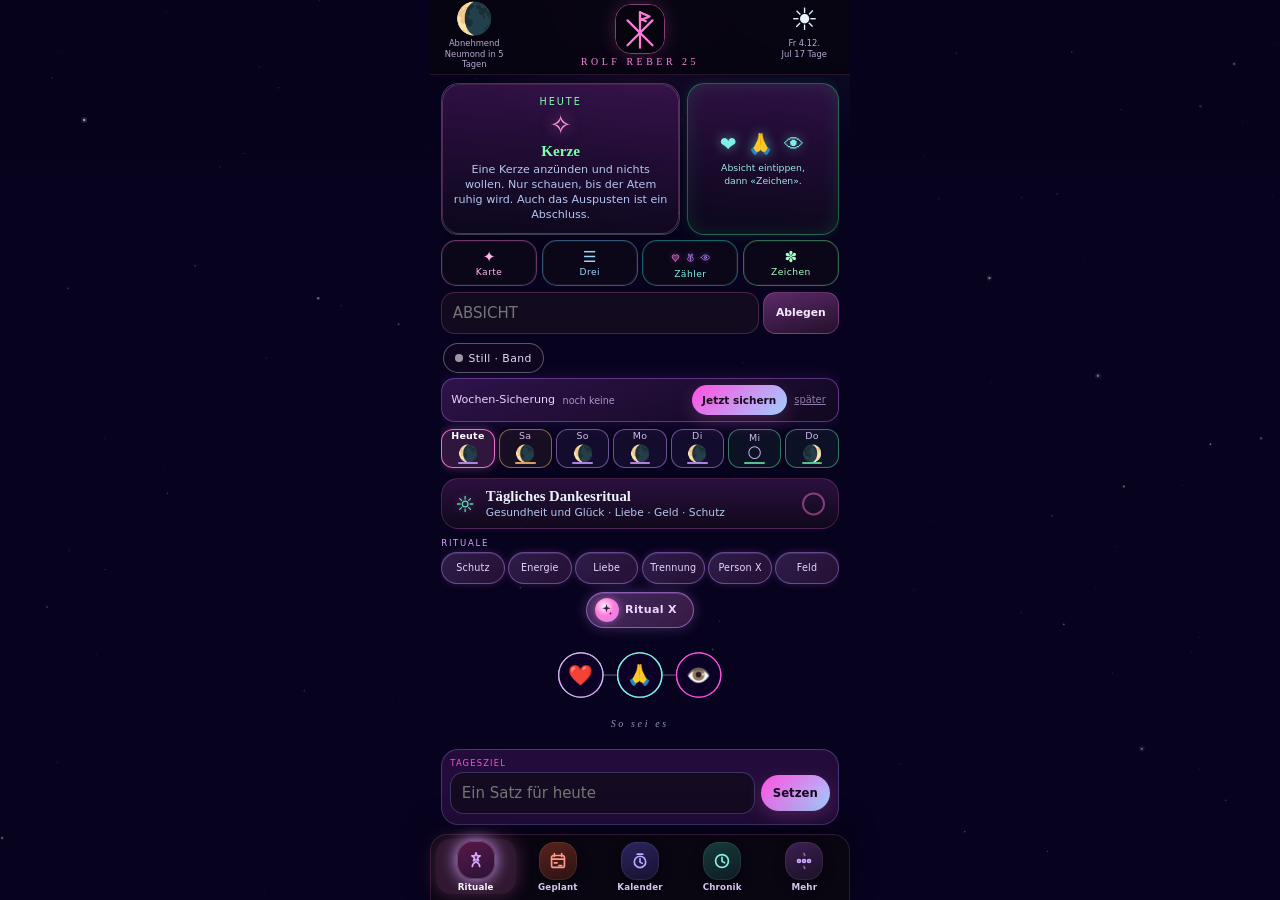
<file: index.html>
<!DOCTYPE html>
<html lang="de" data-edition="0">
<head>
<meta charset="UTF-8">
<meta name="viewport" content="width=device-width, initial-scale=1, viewport-fit=cover">
<meta name="theme-color" content="#0a0426">
<meta name="apple-mobile-web-app-capable" content="yes">
<meta name="apple-mobile-web-app-title" content="RR25">
<meta name="rr25-build" content="131">
<title>Rolf Reber 25</title>
<link rel="manifest" href="manifest.webmanifest?v=0">
<link rel="icon" href="icon-44.svg?v=44" type="image/svg+xml">
<link rel="apple-touch-icon" href="icon-44.svg?v=44">
<script>
/* Startseite erst aufdecken, wenn alle Skripte gelaufen sind und 150 ms lang nichts mehr umgebaut wurde (höchstens 1,2 s warten, Notnagel 10 s). */
(function(){
  var d=document.documentElement, done=0;
  function show(){ if(done) return; done=1; d.classList.add("rr25-ruhig"); }
  setTimeout(show,10000);
  document.addEventListener("DOMContentLoaded",function(){
    var app=document.querySelector(".app"), t=0, cap=0, mo=null;
    function fin(){ clearTimeout(t); clearTimeout(cap); if(mo) mo.disconnect(); requestAnimationFrame(show); }
    if(app && window.MutationObserver){
      mo=new MutationObserver(function(){ clearTimeout(t); t=setTimeout(fin,150); });
      mo.observe(app,{childList:true,subtree:true,attributes:true,characterData:true});
    }
    t=setTimeout(fin,150); cap=setTimeout(fin,1200);
  });
})();
</script>
<link rel="stylesheet" href="styles-v13a.css?v=22">
<link rel="stylesheet" href="styles-v13b.css?v=104">
</head>
<body>
<div class="app">
<header>
<div id="headRow">
<div id="moonWrap"><span id="moonSym"></span><span id="moonTxt"></span></div>
<img class="doll" alt="" src="rune.svg">
<div id="sunWrap"><span id="sunSym"></span><span id="sunTxt"></span></div>
</div>
<p class="brand">ROLF REBER 25</p>
</header>
<main>
<section class="screen on" id="home">
<button type="button" id="quick" hidden></button>
<div id="kasten">
<div class="duo">
<div id="kOut"></div>
<div id="sigilBox"><canvas id="sigilC" width="360" height="360"></canvas></div>
</div>
<div id="under">
<button type="button" class="btn primary" id="kTag">Karte</button>
<button type="button" class="btn ghost" id="kDrei">Drei</button>
<input id="sigilT" placeholder="Absicht" autocomplete="off">
<button type="button" class="btn ghost" id="sigilGo">Zeichen</button>
<button type="button" class="btn ghost" id="sigilSave">Ablegen</button>
</div>
</div>
<div id="toneRow"><button type="button" id="toneChip" class="toneChip"><i></i><span>Ton</span></button><button type="button" id="seasonChip" class="toneChip" hidden><i></i><span></span></button><a id="toneAnker" href="#anker" hidden></a></div>
<p id="v3CatLab">Rituale</p><div id="cats"></div><div id="list"></div>
</section>
<section class="screen" id="drei"><div class="hero"><h2>Drei</h2></div><div id="dreiList"></div><div class="row"><button type="button" class="btn ghost" id="dreiBack">Zurück</button></div></section>
<section class="screen" id="zahl"><div class="hero"><h2>Ich · Spiel · Quelle</h2></div><div id="zahlBox"></div><div class="row"><button type="button" class="btn ghost" id="zahlBack">Zurück</button></div></section>
<section class="screen" id="run"></section>
<section class="screen" id="geplant"><div class="hero"><h2>Geplant</h2></div>
<div class="card"><select id="plR"></select><input id="plW" placeholder="Für wen" autocomplete="off">
<div class="row"><button type="button" class="btn ghost" id="plAdd">Vormerken</button></div><div id="plList"></div></div></section>
<section class="screen" id="notiz"><div class="hero"><h2>Notiz</h2></div>
<div class="card"><textarea id="noteT" placeholder="Neue Notiz"></textarea>
<div class="row"><button type="button" class="btn primary" id="noteAdd">Speichern</button></div></div>
<div id="notesOnly"></div></section>
<section class="screen" id="opfer">
<div class="hero"><h2>Gabe</h2></div>
<div class="card" id="gabeNew">
<input id="opferTitel" placeholder="Titel" autocomplete="off">
<textarea id="opferT" placeholder="Was du gibst. Für wen. Warum."></textarea>
<div id="opferPrev" class="shots"></div>
<div class="row">
<button type="button" class="btn ghost" id="opferFoto">Foto</button>
<button type="button" class="btn primary" id="opferGo">Ablegen</button>
</div>
</div>
<p class="msg" id="opferMsg"></p>
<div id="gabeList"></div>
<div id="gabeOpen"></div>
</section>
<section class="screen" id="log"><div class="hero"><h2>Chronik</h2></div><div id="entries"></div></section>
<section class="screen" id="buch"><div class="hero"><h2>Buch</h2></div><article class="card book" id="page"></article></section>
<section class="screen" id="kal">
<div class="hero"><h2>Kalender</h2></div>
<div class="row" style="margin:.2rem 0 .7rem"><button type="button" class="btn ghost" id="kalOpen">In Google öffnen</button></div>
<div id="kalList"></div>
</section>
<section class="screen" id="resonanzen">
<div class="hero"><h2>Resonanzen</h2></div>
<p class="rzHint">Lexikon · Tradition und Erfahrung, kein Heilversprechen</p>
<div id="rzToday" hidden></div>
<div class="rzTop">
<input id="rzFind" class="rzSearch" type="search" placeholder="Suchen: Name, Wirkung …" autocomplete="off" enterkeyhint="search">
<span id="rzBauSlot"></span>
</div>
<div class="rzFil rzTones" id="rzTones"></div>
<div class="rzTabs" id="rzTabs"></div>
<div class="rzLf" id="rzLf" hidden></div>
<p class="rzCount" id="rzCount"></p>
<p class="rzIntro" id="rzIntro" hidden></p>
<div class="rzList" id="rzList"></div>
</section>
<section class="screen" id="after"><div class="hero" style="text-align:center"><p class="brand">SO SEI ES</p></div>
<div class="row"><button type="button" class="btn primary" id="afterGo">Fertig</button></div><button type="button" id="afterStay" hidden></button><button type="button" id="stay" hidden></button></section>
<section class="screen" id="bye"></section>
</main>
<nav>
<div id="mehrSheet" hidden><p class="msHead">Mehr</p><div class="msGrid">
<button type="button" data-v="notiz" class="msItem"><span class="ic"><svg viewBox="0 0 24 24"><path d="M7.2 5.2h8.2L19 8.8V19H7.2z"></path><path d="M15.2 5.2V9H19M9 12.5h6M9 15.6h4"></path></svg></span><span class="lb">Notiz</span><small class="msSub">Gedanken, Träume</small></button>
<button type="button" data-v="opfer" class="msItem"><span class="ic"><svg viewBox="0 0 24 24"><path d="M12 4.2l2.4 4.8 5.2 1.1-4 3.4 1.2 5.1L12 16.4 7.2 18.6l1.2-5.1-4-3.4 5.2-1.1z"></path></svg></span><span class="lb">Gabe</span><small class="msSub">Geben, mit Foto</small></button>
<button type="button" data-v="buch" class="msItem"><span class="ic"><svg viewBox="0 0 24 24"><path d="M6 5.4h10.2A2.6 2.6 0 0119 8v11.2H8.4A2.4 2.4 0 016 16.8V5.4z"></path><path d="M8.2 19.2A2.4 2.4 0 016 16.8"></path></svg></span><span class="lb">Mein Buch</span><small class="msSub">privat</small></button>
<button type="button" data-v="resonanzen" class="msItem"><span class="ic"><svg viewBox="0 0 24 24"><circle cx="12" cy="12" r="2.2"></circle><circle cx="12" cy="12" r="5.2" opacity=".7"></circle><circle cx="12" cy="12" r="8.2" opacity=".4"></circle></svg></span><span class="lb">Resonanzen</span><small class="msSub">Kräuter, Steine, Gaben</small></button>
</div><div class="msOpt"><label class="msTog"><input type="checkbox" id="optNotify"><span>Erinnerung 10 Min. vor Hard und Anker<small>nur solange die App offen ist</small></span></label><label class="msTog"><input type="checkbox" id="optPlanet"><span>Planetenstunden im Kalender<small>nur Info, ändert den Ton nicht</small></span></label><p class="msMsg" id="optMsg"></p></div></div>
<div class="navR" id="navOne">
<button type="button" class="on" data-v="home"><span class="ic"><svg viewBox="0 0 24 24"><path d="M8 19c0-2 1.6-4 4-5.2C14.4 15 16 17 16 19"></path><path d="M12 4.2l1.1 3.2 3.4.1-2.7 2.1.9 3.3L12 11.2 9.3 12.9l.9-3.3-2.7-2.1 3.4-.1z"></path></svg></span><span class="lb">Rituale</span></button>
<button type="button" data-v="geplant"><span class="ic"><svg viewBox="0 0 24 24"><rect x="5" y="6" width="14" height="13" rx="2.2"></rect><path d="M8 4v3M16 4v3M5 10h14"></path><path d="M8 14h3M13 17h3"></path></svg></span><span class="lb">Geplant</span></button>
<button type="button" data-v="kal"><span class="ic"><svg viewBox="0 0 24 24"><circle cx="12" cy="13" r="6.2"></circle><path d="M12 9.4v3.8l2.4 1.4"></path><path d="M9 4.6h6"></path></svg></span><span class="lb">Kalender</span></button>
<button type="button" data-v="log"><span class="ic"><svg viewBox="0 0 24 24"><circle cx="12" cy="12" r="7"></circle><path d="M12 8v4.4l2.8 1.6"></path></svg></span><span class="lb">Chronik</span></button>
<button type="button" id="navMehr" data-v="mehr"><span class="ic"><svg viewBox="0 0 24 24"><circle cx="6.5" cy="12" r="1.6"></circle><circle cx="12" cy="12" r="1.6"></circle><circle cx="17.5" cy="12" r="1.6"></circle><path d="M12 3.8l.8 2.2M12 18l.8 2.2" opacity=".55"></path></svg></span><span class="lb">Mehr</span></button>
</div>
</nav>
</div>
<script src="bundle-1.js?v=131"></script>
<script src="bundle-2.js?v=131"></script>
<script src="bundle-3.js?v=131"></script>
<script src="bundle-4.js?v=131"></script>
<script src="bundle-5.js?v=131"></script>
<script src="bundle-6.js?v=131"></script>
<script src="bundle-7.js?v=131"></script>
<link rel="stylesheet" href="styles-v115.css?v=131">
</body>
</html>
</file>
<file: styles-v13a.css>
:root{--bg:#0a0426;--elev:rgba(48,18,72,.7);--line:rgba(150,170,255,.28);--ink:#eaf2ff;--dim:#b4c6f2;--pink:#ff4fe0;--akzent:#ff4fe0;--ueberschrift:#d6a6ff;--zahl:#e4ecff;--glow:rgba(170,100,255,.45)}
*{box-sizing:border-box}html,body{margin:0;min-height:100dvh;background:#0a0426;color:var(--ink);font:15px/1.45 system-ui,sans-serif}
.app{max-width:28rem;margin:0 auto;min-height:100dvh;display:flex;flex-direction:column}
header{padding:calc(.38rem + env(safe-area-inset-top)) .8rem .42rem;position:sticky;top:0;background:rgba(10,6,20,.8);backdrop-filter:blur(14px);z-index:5}
#headRow{position:relative;min-height:54px}
#moonWrap{position:absolute;left:0;top:0;text-align:center;width:4.4rem}
#sunWrap{position:absolute;right:0;top:0;text-align:center;width:4.6rem}
#moonSym,#sunSym{display:block;font-size:2.05rem;line-height:1}
#moonTxt,#sunTxt{display:block;margin-top:.22rem;font-size:.6rem;color:#b4c6f2;line-height:1.25}
.doll{width:54px;height:54px;object-fit:cover;border-radius:17px;margin:0 auto;display:block;border:1px solid rgba(255,122,217,.55)}
.brand{font-family:Georgia,serif;letter-spacing:.32em;font-size:.7rem;color:var(--akzent);text-align:center;margin:.14rem 0 0}
.sub{display:none}
nav{display:flex;flex-direction:column;gap:.16rem;padding:.32rem .2rem calc(.36rem + env(safe-area-inset-bottom));background:rgba(8,4,18,.75);border:1px solid var(--line)}
nav .navR{display:grid;gap:.16rem}
nav .navR:first-child{grid-template-columns:repeat(4,1fr)}
nav .navR:last-child{grid-template-columns:repeat(3,1fr);padding:0 7%}
nav button{border:0;background:transparent;color:var(--dim);border-radius:.75rem;padding:.44rem .04rem .34rem;font:inherit;font-size:.6rem;display:flex;flex-direction:column;align-items:center;gap:.14rem;min-height:2.5rem}
nav button svg{width:18px;height:18px;stroke:currentColor;fill:none;stroke-width:1.7}
nav button.on{background:transparent;color:#fff;font-weight:650}
.app.runmode header .doll,.app.runmode header .brand,.app.runmode #moonWrap,.app.runmode #sunWrap,.app.runmode #headRow{display:none}
main{flex:1;padding:0 .8rem 9.2rem}
.hero h2{font-family:Georgia,serif;font-weight:500;margin:.45rem 0 .28rem;font-size:1.28rem}
#cats{display:flex;flex-wrap:wrap;gap:.36rem;margin:.35rem 0 .2rem}
#cats [data-cat="Alle"],#cats [data-cat="Alltag"]{display:none!important}
.card{background:var(--elev);border:1px solid var(--line);border-radius:1.15rem;padding:.75rem .8rem;width:100%;color:inherit;font:inherit;text-align:left;margin:.24rem 0}
.card b{display:block;font-family:Georgia,serif}
.card small{display:block;color:var(--dim);margin-top:.16rem;font-size:.75rem}
.screen{display:none}.screen.on{display:block}
.words{font-family:Georgia,serif;font-size:1.05rem;line-height:1.6;white-space:pre-wrap}
input,textarea,select{width:100%;background:#140a22;border:1px solid var(--line);color:var(--ink);border-radius:.85rem;padding:.62rem .7rem;font:inherit;margin:.28rem 0}
textarea{min-height:5.2rem}
.row{display:flex;gap:.35rem;margin-top:.7rem}
.btn{flex:1;border:0;border-radius:999px;padding:.62rem .4rem;font:inherit;font-size:.78rem;font-weight:650;min-height:2.4rem}
.primary{background:linear-gradient(135deg,var(--akzent),#9fd0ff);color:#14081c}
.ghost{background:var(--elev);color:var(--ink)}
.chip{border:1px solid var(--line);background:var(--elev);color:var(--dim);border-radius:999px;padding:.42rem .72rem;font:inherit;font-size:.76rem;min-height:2.05rem}
.chip.on{color:#14081c;background:linear-gradient(165deg,var(--akzent),#7ef0e6);border-color:transparent}
.group{font-size:.66rem;letter-spacing:.18em;text-transform:uppercase;color:var(--pink);margin:1.1rem 0 .3rem}
.check{display:none}
.msg{color:var(--pink);font-style:italic}
.meta{color:#8e7aa8;font-size:.68rem}
.shots img{width:5.2rem;height:5.2rem;object-fit:cover;border-radius:.8rem}
.duo{display:grid;grid-template-columns:1fr 1fr;gap:.42rem}
#kOut,#sigilBox{aspect-ratio:1/1;border-radius:1.15rem;overflow:hidden}
#kOut{border:1px solid rgba(255,122,217,.38)}
#sigilBox{background:#0a0612;border:1px solid rgba(46,230,214,.28)}
#sigilC{width:100%;height:100%;display:block}
#run label.check,#afterStay,#stay,#under{display:none!important}
#list{display:block}
#home:has(#cats .chip.on) #skizze{display:none!important}
#home:not(:has(#cats .chip.on)) #list{display:none!important}


/* Untere Leiste ab dem ersten Bild fertig: dieselben Regeln wie ritual-nav, ritual-polish, ritual-navlove, ritual-more und design-v3,
   in gleicher Reihenfolge, mit «html» davor, damit spätere Zwischenstände der Skripte die Leiste nicht mehr umbauen. */
html nav{position:fixed!important;left:50%;bottom:0;transform:translateX(-50%);width:100%;max-width:28rem;margin:0!important;z-index:40;display:flex!important;flex-direction:column;gap:.18rem;border-radius:1.15rem 1.15rem 0 0;padding:.34rem .28rem calc(.42rem + env(safe-area-inset-bottom));background:rgba(12,6,20,.97)!important;backdrop-filter:blur(16px);border:1px solid rgba(200,120,255,.22);border-bottom:0;box-sizing:border-box;grid-template-columns:none!important}
html nav .navR{display:grid;gap:.18rem}
html nav .navR:first-child{grid-template-columns:repeat(4,1fr)}
html nav .navR:last-child{grid-template-columns:repeat(3,1fr);padding:0 8%}
html nav button{font-size:.6rem!important;padding:.42rem .04rem .34rem!important;min-height:2.55rem}
html nav button svg{width:18px!important;height:18px!important}
html header nav{display:none}
html nav{display:flex!important;flex-direction:column!important;grid-template-columns:none!important;gap:.16rem!important;padding:.32rem .22rem calc(.4rem + env(safe-area-inset-bottom))!important}
html nav .navR{display:grid!important;gap:.16rem}
html nav .navR:first-child{grid-template-columns:repeat(4,1fr)!important}
html nav .navR:last-child{grid-template-columns:repeat(3,1fr)!important;padding:0 7%}
html nav button{padding:.44rem .04rem .36rem!important;font-size:.6rem!important;gap:.14rem!important;min-height:2.5rem}
html nav button svg{width:18px!important;height:18px!important}
html nav button.on{box-shadow:0 0 18px rgba(255,122,217,.25)}
html nav{background:rgba(10,6,18,.94)!important;border-color:rgba(255,122,217,.16)!important;box-shadow:0 -10px 28px rgba(0,0,0,.35)}
html nav .navR{gap:.28rem!important}
html nav button{background:transparent!important;color:#d7c6ee!important;font-weight:550!important;font-size:.58rem!important;letter-spacing:.02em;min-height:3.55rem!important;padding:.18rem .04rem .1rem!important;gap:.22rem!important;border-radius:1rem!important}
html nav button .ic{width:2.55rem;height:2.55rem;border-radius:1.05rem;display:grid;place-items:center;box-shadow:inset 0 0 0 1px rgba(255,255,255,.08),0 6px 14px rgba(0,0,0,.22)}
html nav button .ic svg{width:22px!important;height:22px!important;stroke:currentColor;fill:none;stroke-width:1.85;stroke-linecap:round;stroke-linejoin:round}
html nav button[data-v=home] .ic{background:linear-gradient(160deg,#5a1848,#2a1238);color:var(--ueberschrift)}
html nav button[data-v=geplant] .ic{background:linear-gradient(160deg,#5a221c,#2a1214);color:#ff9a8a}
html nav button[data-v=kal] .ic{background:linear-gradient(160deg,#2c2460,#16122e);color:#b8a8ff}
html nav button[data-v=log] .ic{background:linear-gradient(160deg,#163a3a,#0e1c22);color:#7ef0e6}
html nav button[data-v=notiz] .ic{background:linear-gradient(160deg,#3a2460,#1a1230);color:#d2b6ff}
html nav button[data-v=opfer] .ic{background:linear-gradient(160deg,#1c3a28,#101c16);color:#9eecc0}
html nav button[data-v=buch] .ic{background:linear-gradient(160deg,#16324a,#101820);color:#8fd4ff}
html nav button.on{background:rgba(255,255,255,.06)!important;color:#fff!important}
html nav button.on .ic{transform:translateY(-1px);box-shadow:0 0 16px currentColor,inset 0 0 0 1px rgba(255,255,255,.2)}
html nav button[data-v=home].on{background:rgba(255,122,217,.16)!important}
html nav button[data-v=geplant].on{background:rgba(255,139,122,.16)!important}
html nav button[data-v=kal].on{background:rgba(155,140,255,.16)!important}
html nav button[data-v=log].on{background:rgba(126,240,230,.14)!important}
html nav button[data-v=notiz].on{background:rgba(201,166,255,.16)!important}
html nav button[data-v=opfer].on{background:rgba(142,230,168,.14)!important}
</file>
<file: styles-v13b.css>
html nav button[data-v=buch].on{background:rgba(126,200,255,.14)!important}
html nav button .lb{line-height:1.1}
html .app.runmode nav{display:none!important}
html nav{padding:.3rem .3rem calc(.38rem + env(safe-area-inset-bottom))!important}
html nav #navOne.navR{grid-template-columns:repeat(5,1fr)!important;padding:0!important;gap:.12rem!important}
html nav #navOne button{min-height:3.35rem!important}
html nav button[data-v=mehr] .ic{background:linear-gradient(160deg,#3c1f52,#1a1026);color:#cfa8ff}
html nav button[data-v=mehr].on,html nav button[data-v=mehr].open{background:rgba(231,184,255,.13)!important;color:#fff!important}
html nav button[data-v=mehr].on .ic,html nav button[data-v=mehr].open .ic{box-shadow:0 0 16px currentColor,inset 0 0 0 1px rgba(255,255,255,.2)}
html #mehrSheet{position:absolute;left:.5rem;right:.5rem;bottom:calc(100% + .5rem);padding:.6rem .6rem .65rem;border-radius:1.2rem;background:rgba(18,9,30,.98);border:1px solid rgba(200,120,255,.25);box-shadow:0 -12px 40px rgba(0,0,0,.55),0 0 24px rgba(255,122,217,.08);animation:v3up .18s ease-out}
html #mehrSheet[hidden]{display:none!important}
html #mehrSheet .msHead{margin:.05rem .3rem .45rem;font-size:.6rem;letter-spacing:.2em;text-transform:uppercase;color:var(--ueberschrift)}
html #mehrSheet .msGrid{display:grid;grid-template-columns:repeat(3,1fr);gap:.4rem}
html #mehrSheet .msItem{min-height:5.6rem!important;border:1px solid rgba(255,255,255,.07)!important;background:rgba(255,255,255,.03)!important;border-radius:1rem!important;padding:.6rem .2rem .5rem!important;font-size:.72rem!important;gap:.3rem!important}
html #mehrSheet .msItem .ic{width:2.8rem;height:2.8rem}
html #mehrSheet .msSub{font-size:.54rem;color:#8e7aa8;font-weight:400;line-height:1.2}
html #mehrVeil{position:fixed;inset:0;z-index:39;background:rgba(4,2,10,.55);backdrop-filter:blur(2px)}
html #mehrVeil[hidden]{display:none}
@keyframes v3up{from{opacity:0;transform:translateY(8px)}to{opacity:1;transform:none}}
html body main{padding-left:.75rem!important;padding-right:.75rem!important;padding-bottom:5.9rem!important}
html body .app.runmode main{padding-bottom:1.1rem!important}
html nav:not(:has(#navMehr .lb)){visibility:hidden}


/* Startseite ruhig: Kopf und Inhalt erst zeigen, wenn alle Skripte fertig sind (kein Nachrutschen).
   Dazu die Startseiten-Regeln aus design-v3 (Heute-Leiste, Mondzeile, «Rituale»-Überschrift) mit «html» davor, damit sie ab dem ersten Bild gelten. */
html:not(.rr25-ruhig) .app>header,html:not(.rr25-ruhig) .app>main{visibility:hidden}
html #v3Home{margin:.35rem 0 .5rem!important}
html #v3Home>#bakCard{display:none!important}
html #heuteStrip{border-radius:1.1rem;background:linear-gradient(180deg,rgba(40,18,62,.72),rgba(14,8,24,.9));border:1px solid rgba(126,200,255,.22);padding:.42rem .5rem .38rem;box-shadow:0 8px 22px rgba(0,0,0,.22)}
html #heuteStrip[hidden],html #heuteStrip [hidden]{display:none!important}
html #heuteStrip .hsHead{display:flex;justify-content:space-between;align-items:baseline;padding:.05rem .3rem .25rem}
html #heuteStrip .hsHead span{font-size:.6rem;letter-spacing:.2em;text-transform:uppercase;color:var(--ueberschrift)}
html #heuteStrip .hsHead small{font-size:.62rem;color:#8e7aa8}
html #heuteStrip .hsRow{display:flex;align-items:center;gap:.55rem;width:100%;min-height:2.55rem;padding:.3rem .35rem .3rem .4rem;border:0;border-top:1px solid rgba(255,255,255,.06);background:none;color:#eaf2ff;font:inherit;font-size:.84rem;text-align:left;border-radius:.7rem}
html #heuteStrip .hsHead+.hsRow{border-top:0}
html #heuteStrip .hsRow.on{background:rgba(126,200,255,.07)}
html #heuteStrip .hsTx{flex:1;min-width:0;white-space:nowrap;overflow:hidden;text-overflow:ellipsis;color:#e6dcf7}
html #heuteStrip .hsTx b{font-weight:650;color:#fff}
html #heuteStrip .hsMore{font-size:.66rem;color:#8e7aa8;border:1px solid rgba(142,122,168,.45);border-radius:999px;padding:0 .35rem;margin-left:.2rem}
html #heuteStrip .hsDot{flex:none;width:.55rem;height:.55rem;border-radius:50%}
html #heuteStrip .hsEcho{background:#9fd0ff;box-shadow:0 0 10px rgba(126,200,255,.8)}
html #heuteStrip .hsBak{background:#ffb86b;box-shadow:0 0 10px rgba(255,184,107,.7)}
html #heuteStrip .hsOk{background:#5fe0a0;box-shadow:0 0 10px rgba(95,224,160,.7)}
html #heuteStrip em{flex:none;font-style:normal;font-size:.74rem;color:#9fd0ff;display:flex;align-items:center;gap:.25rem}
html #heuteStrip .hsCh{display:inline-block;transform:rotate(90deg);font-size:.9rem;line-height:1;transition:transform .2s}
html #heuteStrip .hsCh.up{transform:rotate(-90deg)}
html #heuteStrip .hsBtn{flex:none;border:1px solid rgba(255,184,107,.45);background:rgba(255,184,107,.1);color:#ffd2a0;border-radius:999px;padding:.32rem .85rem;font:inherit;font-size:.74rem;font-weight:600;min-height:1.95rem}
html #heuteStrip .hsMsg .hsTx{color:#9ee8e0;font-family:Georgia,serif}
html #hsPanel{padding:.1rem .15rem .25rem}
html #hsPanel #echoCard{margin:.1rem 0 .1rem!important;padding:.55rem .6rem .4rem!important;background:rgba(10,6,20,.55)!important;border:1px solid rgba(126,200,255,.16)!important;border-radius:.9rem!important;box-shadow:none}
html #hsPanel #echoCard .ecTag{display:none}
html #hsPanel #echoCard b{font-size:.98rem}
html #hsPanel #echoCard .ecAbs{margin-top:.25rem}
html #hsPanel #echoCard .ecQ{margin:.5rem 0 .1rem}
html #hsPanel #echoCard .ecRow .btn{min-height:2.2rem;font-size:.76rem}
html #hsPanel #echoCard .ecLater{margin-top:.25rem}
html #home #kasten{margin:0 0 .15rem!important}
html #mondSag{display:flex;align-items:center;gap:.45rem;margin:.55rem 0 .5rem!important;padding:0 .15rem;font-size:.86rem!important;color:#e0d0f6!important}
html #mondSag span{margin:0!important;flex:none}
html #mondSag[data-hint]::after{content:attr(data-hint);margin-left:auto;flex:none;font-family:system-ui,sans-serif;font-size:.56rem;letter-spacing:.16em;text-transform:uppercase;color:#9fd0ff;border:1px solid rgba(126,200,255,.3);border-radius:999px;padding:.12rem .5rem}
html #home>#kHint{display:none!important}
html #pinDank{margin:4px 0 -1.75px!important}
html #v3CatLab{margin:.95rem .15rem .35rem;font-size:.6rem;letter-spacing:.2em;text-transform:uppercase;color:var(--ueberschrift)}
html #home:has(#cats .chip.on) #v3CatLab{margin-top:.8rem}
html #cats{margin:0 0 .3rem!important}
html #skizze{margin:.55rem 0 0!important}
html #skizze svg{height:10.6rem!important}
html #skizze .skZiel,html #skizze .skForm{margin-top:-.2rem!important}
html #toneRow{display:flex;align-items:center;gap:.5rem;height:2rem;margin:.6rem .1rem 0;overflow:hidden;white-space:nowrap}
html #toneChip{flex:none;display:inline-flex;align-items:center;gap:.4rem;height:1.7rem;min-height:0;padding:0 .75rem;border-radius:999px;border:1px solid rgba(154,150,166,.45);background:rgba(20,10,34,.6);color:#e6dcff;font:500 .72rem system-ui,sans-serif;letter-spacing:.04em;box-shadow:none}
html #toneChip i{width:.5rem;height:.5rem;border-radius:50%;background:#9a96a6}
html #toneChip[data-tone=soft]{border-color:rgba(46,204,113,.55)}html #toneChip[data-tone=soft] i{background:#2ecc71}
html #toneChip[data-tone=hard]{border-color:rgba(255,84,112,.6)}html #toneChip[data-tone=hard] i{background:#ff5470}
html #toneChip[data-tone=echo]{border-color:rgba(179,107,255,.6)}html #toneChip[data-tone=echo] i{background:#9a4dff}
html #toneChip[data-tone=still]{border-color:rgba(154,150,166,.55)}
html #toneAnker{margin-left:auto;min-width:0;overflow:hidden;text-overflow:ellipsis;font-size:.72rem;color:#cdb6ff;text-decoration:none;border-bottom:1px dotted rgba(205,182,255,.55)}
html #toneAnker[hidden]{display:none}
html #toneRow+#v3CatLab{margin-top:.6rem}
html #mehrSheet .msOpt{margin:.55rem .15rem 0;padding-top:.45rem;border-top:1px solid rgba(255,255,255,.07)}
html #mehrSheet .msTog{display:flex;gap:.55rem;align-items:flex-start;margin:.3rem 0;font-size:.74rem;color:#e6dcff;line-height:1.3}
html #mehrSheet .msTog input{width:1.1rem;height:1.1rem;margin:.05rem 0 0;flex:none;accent-color:var(--akzent)}
html #mehrSheet .msTog small{display:block;font-size:.58rem;color:#8e7aa8}
html #mehrSheet .msMsg{margin:.2rem 0 0;min-height:.9rem;font-size:.6rem;color:#ffb86b}
</file>
<file: styles-v115.css>
/* styles-v115.css — Build 115: zentrales Stylesheet.
   Steht am Ende von <body>, damit es nach allen Laufzeit-Stilen (im <head>) greift.
   1) feste kleine Farbpalette, 2) eine Knopf-Schrift, 3) Neon-Zeichen, 4) Build-115-Anpassungen. */
:root{
  --rr-ink:#0a0426;          /* Grund */
  --rr-card:rgba(30,14,48,.72);
  --rr-line:rgba(200,120,255,.28);
  --rr-violet:#c78bff;       /* Neon-Violett, Hauptakzent */
  --rr-violet-hi:#ecd6ff;
  --rr-pink:#ff7ad9;         /* warmer Akzent */
  --rr-text:#eadcff;
  --rr-mute:#a996c6;
  --rr-soft:#2ecc71; --rr-grenze:#ff9f43; --rr-hard:#e74c3c; --rr-echo:#9a4dff; --rr-still:#9a96a6;
  --rr-glow:0 0 10px rgba(199,139,255,.45);
  --rr-font-btn:system-ui,-apple-system,"Segoe UI",Roboto,sans-serif;
}
/* eine Knopf-Schrift überall, auch im Ritualbauer */
html body button,html body .btn,html body .chip,html body input[type=button]{font-family:var(--rr-font-btn)}

/* Neon-Zeichen statt Emoji */
.rrIcoW{display:inline-flex;vertical-align:-.2em;line-height:1}
.rrIco{width:1.2em;height:1.2em;fill:none;stroke:var(--rr-violet);stroke-width:1.6;stroke-linecap:round;stroke-linejoin:round;filter:drop-shadow(0 0 3px rgba(199,139,255,.55))}
.rrIco .icF{fill:rgba(199,139,255,.28)}
.rrIco-mond .icO{fill:rgba(20,8,40,.6);stroke:rgba(199,139,255,.55)}
.rrIco-mond .icF{fill:var(--rr-violet-hi);stroke:none}
.rrIco-sonne{stroke:#ffc9f0}.rrIco-sonne .icF{fill:rgba(255,122,217,.35)}
.rrIco-herz{stroke:var(--rr-pink)}.rrIco-herz .icF{fill:rgba(255,122,217,.3)}
#home .tile.t3 b{display:inline-flex;gap:.25rem;align-items:center}

/* Build 116: 3·6·9-Bild (Herz, Hände, Auge) über dem Tagesziel wieder sichtbar wie in Build 114 */
/* Sicherung als kleine Zeile */
html body #home #bakCard#bakCard.bkMini{display:flex!important;padding-top:.35rem!important;padding-bottom:.35rem!important;align-items:center;gap:.5rem;padding:.4rem .6rem!important;min-height:0!important;margin:.35rem 0!important;border-radius:.9rem!important}
html body #home #bakCard#bakCard.bkMini .bkHead{font-size:.74rem!important;font-family:var(--rr-font-btn)!important;color:var(--rr-violet-hi);margin:0!important;white-space:nowrap}
html body #home #bakCard#bakCard.bkMini .bkSub{flex:1;min-width:0;font-size:.64rem!important;color:var(--rr-mute);margin:0!important;overflow:hidden;text-overflow:ellipsis;white-space:nowrap}
html body #home #bakCard#bakCard.bkMini .bkBtns{display:flex!important;gap:.3rem;align-items:center;flex-direction:row!important;margin:0!important;position:static!important}
html body #home #bakCard#bakCard.bkMini #bakGoV3{flex:none!important;min-height:30px!important;height:30px!important;padding:0 .7rem!important;font-size:.7rem!important;width:auto!important}
html body #home #bakCard#bakCard.bkMini .bkLater{height:30px!important;font-size:.66rem!important;padding:0 .2rem!important;min-height:30px!important}

/* Kalender */
#kalList .kalVormerken{margin:.1rem .2rem .55rem;font-size:.72rem;color:var(--rr-mute);text-align:center}
#kalList .kalMerge .kalML{list-style:none;margin:.35rem 0 0;padding:0;display:grid;gap:.2rem}
#kalList .kalMerge .kalML li{display:flex;gap:.55rem;font-size:.76rem;color:#ffc9c0;line-height:1.35}
#kalList .kalMerge .kalML li.on{color:#fff}
#kalList .kalMerge .kalMT{flex:none;font-variant-numeric:tabular-nums;color:#ff8a7a;min-width:5.6rem}
#kalList .kalMerge .kalMN{min-width:0}

/* Mehr: eigene Neon-Schalter */
#mehrSheet .msTog{display:flex;align-items:center;gap:.6rem}
#mehrSheet .msTog input[type=checkbox]{-webkit-appearance:none;appearance:none;flex:none;position:relative;width:2.5rem;height:1.4rem;margin:0;border-radius:1rem;background:rgba(40,18,64,.9);border:1px solid var(--rr-line);cursor:pointer;transition:background .2s,box-shadow .2s}
#mehrSheet .msTog input[type=checkbox]::after{content:"";position:absolute;top:.17rem;left:.2rem;width:.95rem;height:.95rem;border-radius:50%;background:#8a74ad;transition:transform .2s,background .2s}
#mehrSheet .msTog input[type=checkbox]:checked{background:linear-gradient(90deg,rgba(255,122,217,.5),rgba(199,139,255,.55));box-shadow:var(--rr-glow);border-color:rgba(236,214,255,.6)}
#mehrSheet .msTog input[type=checkbox]:checked::after{transform:translateX(1.05rem);background:#fff;box-shadow:0 0 8px #fff}
#mehrSheet .msTog input[type=checkbox]:focus-visible{outline:2px solid var(--rr-violet);outline-offset:2px}
/* Solange «Mehr» offen ist, leuchtet nur «Mehr» */
html body nav.msOpen .navR button.on:not(#navMehr){background:transparent!important;box-shadow:none!important;color:rgb(215,198,238)!important}
html body nav.msOpen .navR button.on:not(#navMehr) .ic{transform:none!important;box-shadow:inset 0 0 0 1px rgba(255,255,255,.08),0 6px 14px rgba(0,0,0,.22)!important}
html body nav.msOpen #navMehr{background:rgba(255,122,217,.16)!important;box-shadow:0 0 18px rgba(255,122,217,.25)!important;color:#fff!important}
html body nav.msOpen #navMehr .ic{transform:translateY(-1px);box-shadow:0 0 16px #d6a6ff,inset 0 0 0 1px rgba(255,255,255,.2)!important}
/* der orange Punkt an «Mehr» (Sicherung fällig) entfällt: die Startseite und «Mehr» sagen es schon in Worten */
html body #navMehr.sxDue::after{display:none!important}

/* Buch: zwei klar verschiedene Knöpfe */
html body #buchGo #urbuchOpen.buchAlt{background:rgba(160,90,255,.1)!important;color:var(--rr-violet-hi)!important;border:1px solid var(--rr-line)!important;box-shadow:none!important}

/* Chronik: Leer-Hinweis nicht doppelt, wenn eine Ansicht offen ist */
#log:has(#mzBtn.on,#abBtn.on,#zlBtn.on,#rbBtn.on,#wbBtn.on) .logLeer{display:none!important}
/* warme Leer-Zustände (Geplant, Gabe, Notiz) */
html body .rrLeer{display:block!important;margin:.9rem 0!important;padding:.9rem 1rem!important;text-align:center;font-family:Georgia,serif!important;font-size:.92rem!important;line-height:1.5!important;color:#d8c8f2!important;background:linear-gradient(185deg,rgba(70,24,90,.4),rgba(30,12,48,.4));border:1px dashed rgba(200,120,255,.3);border-radius:1rem}

/* Geplant: Auswahlliste im App-Stil */
html body #geplant select#plR{-webkit-appearance:none;appearance:none;padding-right:2.4rem!important;background-color:rgba(30,14,48,.8)!important;color:var(--rr-text)!important;border:1px solid var(--rr-line)!important;background-image:url("data:image/svg+xml,%3Csvg xmlns='http://www.w3.org/2000/svg' viewBox='0 0 24 24' fill='none' stroke='%23c78bff' stroke-width='2' stroke-linecap='round'%3E%3Cpath d='M7 10l5 5 5-5'/%3E%3C/svg%3E")!important;background-repeat:no-repeat!important;background-position:right .8rem center!important;background-size:1.1rem!important}
html body #geplant select#plR option{background:#1a0b2c;color:var(--rr-text)}

/* Build 118: Ritualbauer-Knopf auf Heute, schoener: weiche Violett-Pille mit Funkel-Icon und sanftem Tipp-Leuchten */
html body #home #rezHome{
  gap:.42rem;height:36px!important;padding:0 1.05rem 0 .5rem!important;margin-top:8px!important;
  border-radius:999px!important;border:1px solid rgba(199,139,255,.55)!important;
  background:linear-gradient(135deg,rgba(199,139,255,.30),rgba(255,122,217,.20))!important;
  color:var(--rr-violet-hi)!important;font-family:var(--rr-font-btn);font-size:.74rem!important;font-weight:600;letter-spacing:.03em;
  box-shadow:0 0 14px rgba(199,139,255,.28),inset 0 1px 0 rgba(255,255,255,.14)!important;
  transition:transform .18s ease,box-shadow .25s ease,border-color .25s ease;-webkit-tap-highlight-color:transparent}
html body #home #rezHome .rzhIc{display:inline-flex;align-items:center;justify-content:center;width:24px;height:24px;border-radius:50%;
  background:radial-gradient(circle at 40% 35%,#fff3fb 0%,var(--rr-pink) 45%,var(--rr-violet) 100%);
  box-shadow:0 0 8px rgba(255,122,217,.55)}
html body #home #rezHome .rzhIc svg{width:15px;height:15px;fill:#3a1350;stroke:none}
html body #home #rezHome:active{transform:scale(.96);border-color:var(--rr-pink)!important;
  box-shadow:0 0 22px rgba(255,122,217,.5),0 0 6px rgba(199,139,255,.6),inset 0 1px 0 rgba(255,255,255,.2)!important}
html body #home #rezHome:focus-visible{outline:none;border-color:var(--rr-violet-hi)!important;box-shadow:0 0 18px rgba(199,139,255,.55)!important}

/* Build 118: Ritual-Chips auf Heute passend zum Ritualbauer-Knopf (leiser, gleiche Familie) */
html body #home #cats .chip{
  border-radius:999px!important;border:1px solid rgba(199,139,255,.42)!important;
  background:linear-gradient(135deg,rgba(199,139,255,.20),rgba(255,122,217,.12))!important;
  color:var(--rr-violet-hi)!important;font-family:var(--rr-font-btn);font-weight:500;
  box-shadow:0 0 9px rgba(199,139,255,.18),inset 0 1px 0 rgba(255,255,255,.10)!important;
  transition:transform .18s ease,box-shadow .25s ease,border-color .25s ease;-webkit-tap-highlight-color:transparent}
html body #home #cats .chip.on,html body #home #cats .chip[aria-pressed="true"]{
  border-color:var(--rr-pink)!important;background:linear-gradient(135deg,rgba(199,139,255,.38),rgba(255,122,217,.30))!important;
  box-shadow:0 0 14px rgba(255,122,217,.35),inset 0 1px 0 rgba(255,255,255,.16)!important;color:#fff!important}
html body #home #cats .chip:active{transform:scale(.96);border-color:var(--rr-pink)!important;
  box-shadow:0 0 18px rgba(255,122,217,.45),0 0 5px rgba(199,139,255,.55),inset 0 1px 0 rgba(255,255,255,.18)!important}
html body #home #cats .chip:focus-visible{outline:none;border-color:var(--rr-violet-hi)!important;box-shadow:0 0 14px rgba(199,139,255,.5)!important}

/* Build 119: Ritual X (ersetzt den Ritualbauer) */
#rezept .rxTop{margin:0 0 .9rem;padding:.85rem .85rem .9rem;border-radius:1.2rem;border:1px solid rgba(199,139,255,.45);
  background:linear-gradient(135deg,rgba(199,139,255,.22),rgba(255,122,217,.12));box-shadow:0 0 16px rgba(199,139,255,.22),inset 0 1px 0 rgba(255,255,255,.12)}
#rezept .rxQ{display:block;margin:0 0 .45rem;font-family:Georgia,serif;font-size:1.08rem;color:var(--rr-violet-hi)}
#rezept .rxIn{margin:0;border-radius:.9rem;border:1px solid rgba(199,139,255,.35);background:rgba(10,4,24,.55);color:var(--rr-text);font-size:.92rem;line-height:1.4}
#rezept .rxGo{display:flex;align-items:center;justify-content:center;gap:.45rem;width:100%;margin:.6rem 0 0;min-height:2.9rem;border-radius:999px;
  border:1px solid rgba(199,139,255,.6);background:linear-gradient(135deg,rgba(199,139,255,.38),rgba(255,122,217,.28));color:#fff;font-family:var(--rr-font-btn);font-weight:600;font-size:.9rem;letter-spacing:.03em;
  box-shadow:0 0 16px rgba(199,139,255,.32),inset 0 1px 0 rgba(255,255,255,.16);transition:transform .18s ease,box-shadow .25s ease;-webkit-tap-highlight-color:transparent}
#rezept .rxGo:active{transform:scale(.97);box-shadow:0 0 24px rgba(255,122,217,.55),inset 0 1px 0 rgba(255,255,255,.2)}
#rezept .rxGo .rzhIc{display:inline-flex;align-items:center;justify-content:center;width:24px;height:24px;border-radius:50%;background:radial-gradient(circle at 40% 35%,#fff3fb 0%,var(--rr-pink) 45%,var(--rr-violet) 100%);box-shadow:0 0 8px rgba(255,122,217,.55)}
#rezept .rxGo .rzhIc svg{width:14px;height:14px;fill:#3a1350}
#rezept .rxCard{margin:0 0 1rem;padding:.85rem .9rem;border-radius:1.2rem;border:1px solid rgba(255,122,217,.35);background:linear-gradient(180deg,rgba(60,24,88,.7),rgba(24,10,40,.85));box-shadow:0 0 18px rgba(255,122,217,.16)}
#rezept .rxK{margin:0;font-size:.58rem;letter-spacing:.18em;text-transform:uppercase;color:var(--rr-pink)}
#rezept .rxT{margin:.2rem 0 .1rem;font-family:Georgia,serif;font-weight:500;font-size:1.25rem;color:#fff}
#rezept .rxF{margin:0 0 .3rem;font-size:.8rem;color:var(--rr-mute)}
#rezept .rxH{margin:.75rem 0 .2rem;font-size:.58rem;letter-spacing:.16em;text-transform:uppercase;color:var(--rr-violet)}
#rezept .rxL{margin:.12rem 0;font-size:.86rem;line-height:1.45;color:var(--rr-text)}#rezept .rxL b{display:inline!important;margin-right:.25rem;color:var(--rr-violet-hi);font-weight:600}
#rezept .rxCard .rzCh{flex-wrap:wrap}
#rezept .rxAnp{margin:.4rem 0 .6rem;padding-top:.7rem;border-top:1px solid rgba(199,139,255,.2);font-family:Georgia,serif;font-size:1rem;color:var(--rr-violet-hi)}

/* Build 123: Mondbilder (Perlmutt, Krater, sanfter Schein) */
.rrMoon{display:inline-block;width:1.3em;height:1.3em;vertical-align:-.28em;overflow:visible}
.rrMoEmo{display:inline-block;width:auto;height:auto;line-height:1;font-style:normal;font-family:'Noto Color Emoji','Apple Color Emoji','Segoe UI Emoji',sans-serif}
#moonSym .rrMoEmo.mbSvg{width:auto;height:auto;margin:0;font-size:inherit;filter:none;display:block}

/* Build 125: echter Vollmond leuchtet */
.rrMoEmo.rrMoVoll{border-radius:50%;filter:drop-shadow(0 0 4px rgba(255,236,170,.95)) drop-shadow(0 0 10px rgba(255,210,120,.7)) drop-shadow(0 0 18px rgba(200,150,255,.5))}
.rrMoEmo:not(.rrMoVoll){filter:saturate(.9)}
#moonSym .rrMoEmo.rrMoVoll.mbSvg{filter:drop-shadow(0 0 4px rgba(255,236,170,.95)) drop-shadow(0 0 10px rgba(255,210,120,.7)) drop-shadow(0 0 18px rgba(200,150,255,.5))}
</file>
